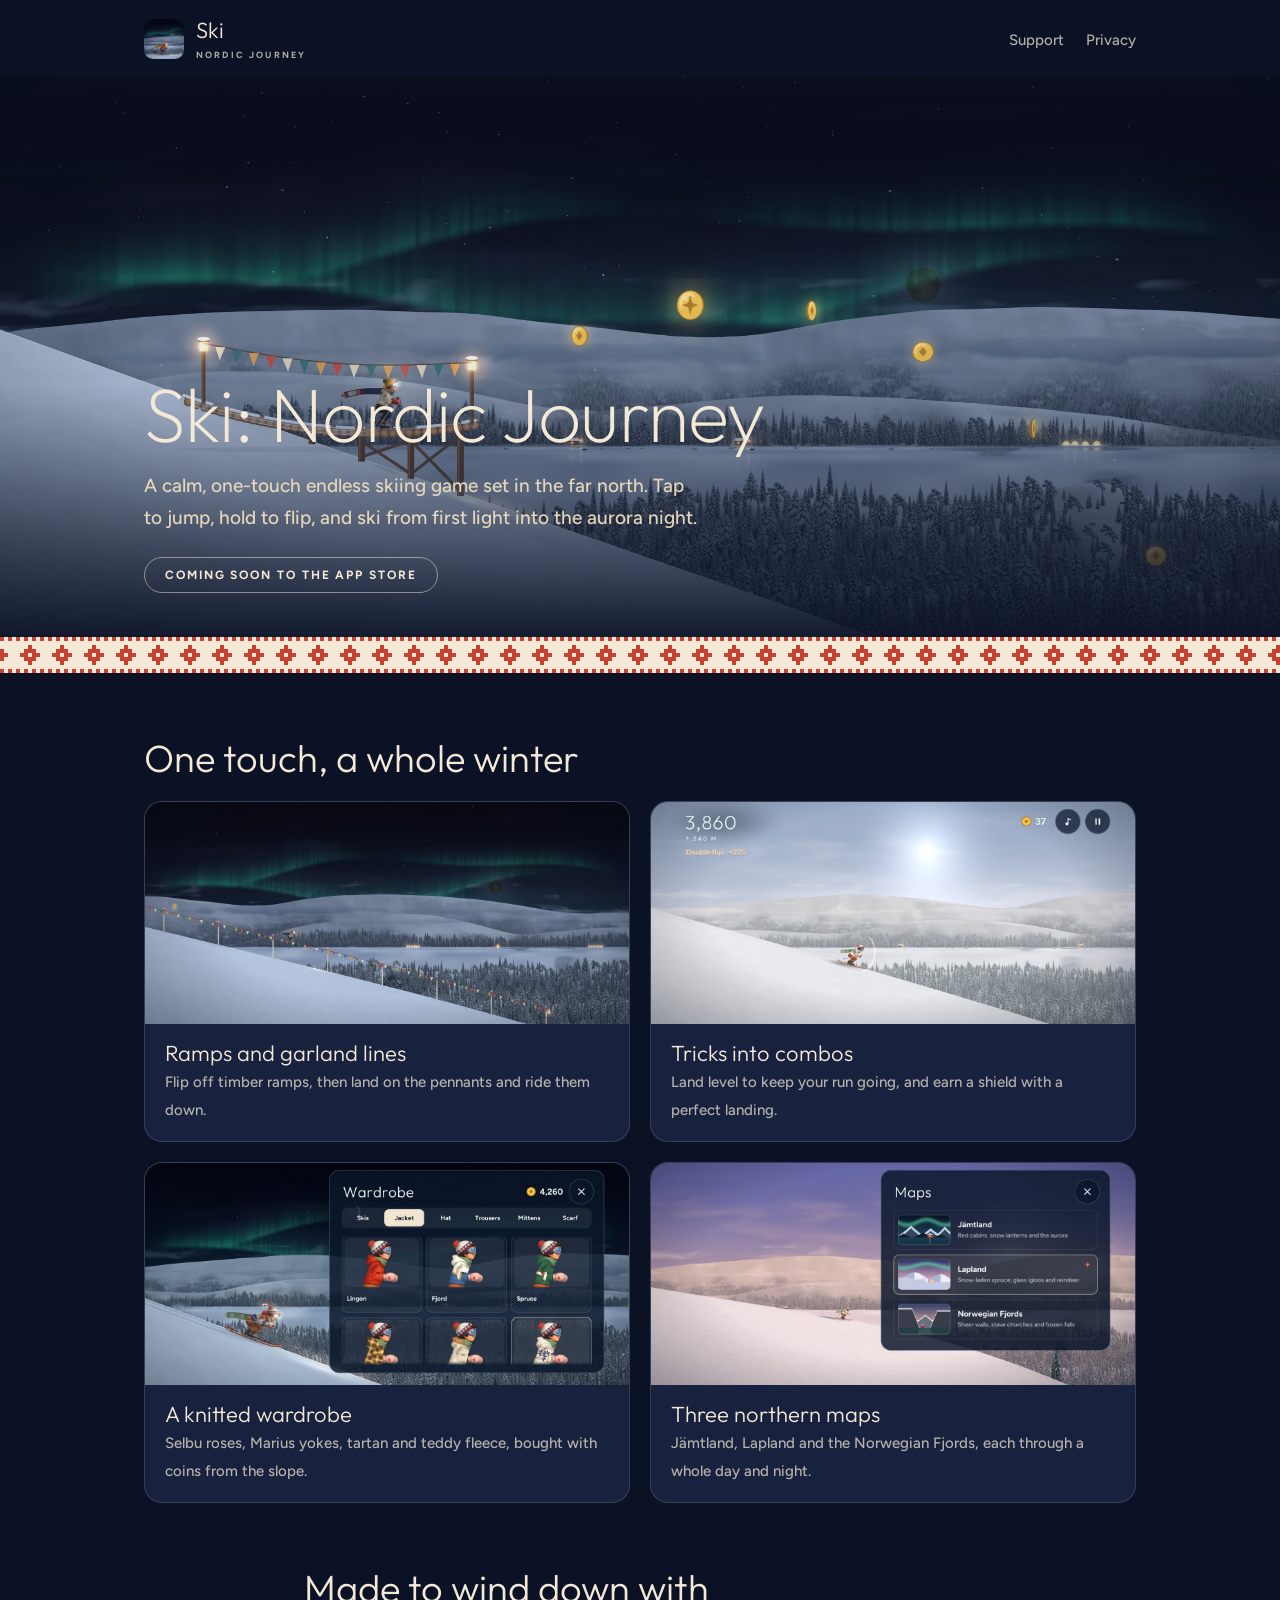
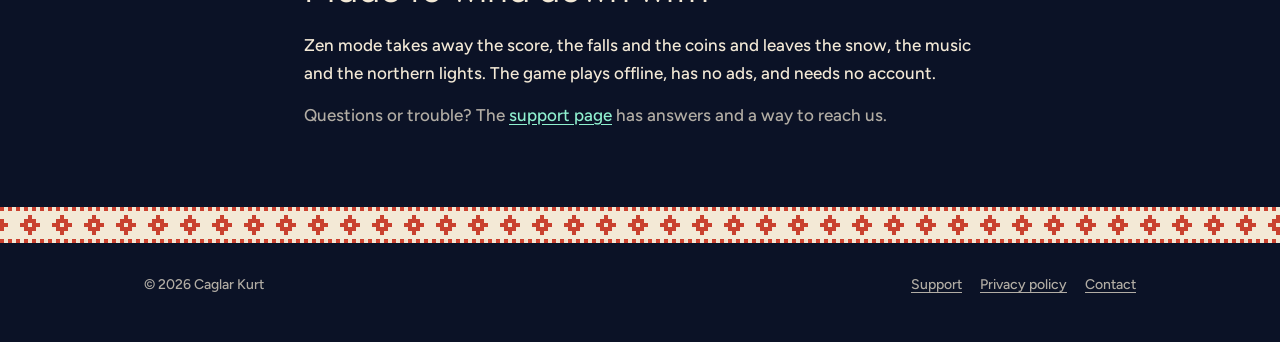
<file: index.html>
<!doctype html>
<html lang="en">
<head>
<meta charset="utf-8">
<meta name="viewport" content="width=device-width, initial-scale=1">
<title>Ski: Nordic Journey</title>
<meta name="description" content="A calm, one-touch endless skiing game set in the far north, for iPhone and iPad.">
<meta name="theme-color" content="#0b1226">
<link rel="icon" href="assets/icon.png">
<link rel="apple-touch-icon" href="assets/icon.png">
<link rel="stylesheet" href="assets/site.css">
</head>
<body>
<div class="wrap">
  <header class="bar">
    <a class="brand" href=""><img src="assets/icon.png" alt=""><span><b>Ski</b><small>NORDIC JOURNEY</small></span></a>
    <nav><a href="support/">Support</a><a href="privacy/">Privacy</a></nav>
  </header>
</div>
<main>
<div class="hero">
  <div class="wrap">
    <h1>Ski: Nordic Journey</h1>
    <p class="lede">A calm, one-touch endless skiing game set in the far north. Tap to jump, hold to flip, and ski from first light into the aurora night.</p>
    <span class="soon">Coming soon to the App Store</span>
  </div>
</div>
<div class="knit" role="presentation"></div>
<section>
  <div class="wrap">
    <h2>One touch, a whole winter</h2>
    <div class="shots">
      <figure><img src="assets/shot-garland.jpg" alt="The skier sliding down a line of pennants at night" loading="lazy"><figcaption><b>Ramps and garland lines</b><span>Flip off timber ramps, then land on the pennants and ride them down.</span></figcaption></figure>
      <figure><img src="assets/shot-run.jpg" alt="A run in daylight with the score in the corner" loading="lazy"><figcaption><b>Tricks into combos</b><span>Land level to keep your run going, and earn a shield with a perfect landing.</span></figcaption></figure>
      <figure><img src="assets/shot-wardrobe.jpg" alt="The wardrobe, showing knitted jackets" loading="lazy"><figcaption><b>A knitted wardrobe</b><span>Selbu roses, Marius yokes, tartan and teddy fleece, bought with coins from the slope.</span></figcaption></figure>
      <figure><img src="assets/shot-maps.jpg" alt="The maps sheet listing three landscapes" loading="lazy"><figcaption><b>Three northern maps</b><span>J&auml;mtland, Lapland and the Norwegian Fjords, each through a whole day and night.</span></figcaption></figure>
    </div>
  </div>
</section>
<section style="padding-top:0">
  <div class="wrap narrow">
    <h2>Made to wind down with</h2>
    <p>Zen mode takes away the score, the falls and the coins and leaves the snow, the music and the northern lights. The game plays offline, has no ads, and needs no account.</p>
    <p class="muted">Questions or trouble? The <a href="support/">support page</a> has answers and a way to reach us.</p>
  </div>
</section>
</main>
<div class="knit" role="presentation"></div>
<footer>
  <div class="wrap">
    <span>&copy; 2026 Caglar Kurt</span>
    <span><a href="support/">Support</a><a href="privacy/">Privacy policy</a><a href="mailto:kurtcaglar777@gmail.com">Contact</a></span>
  </div>
</footer>
</body>
</html>
</file>
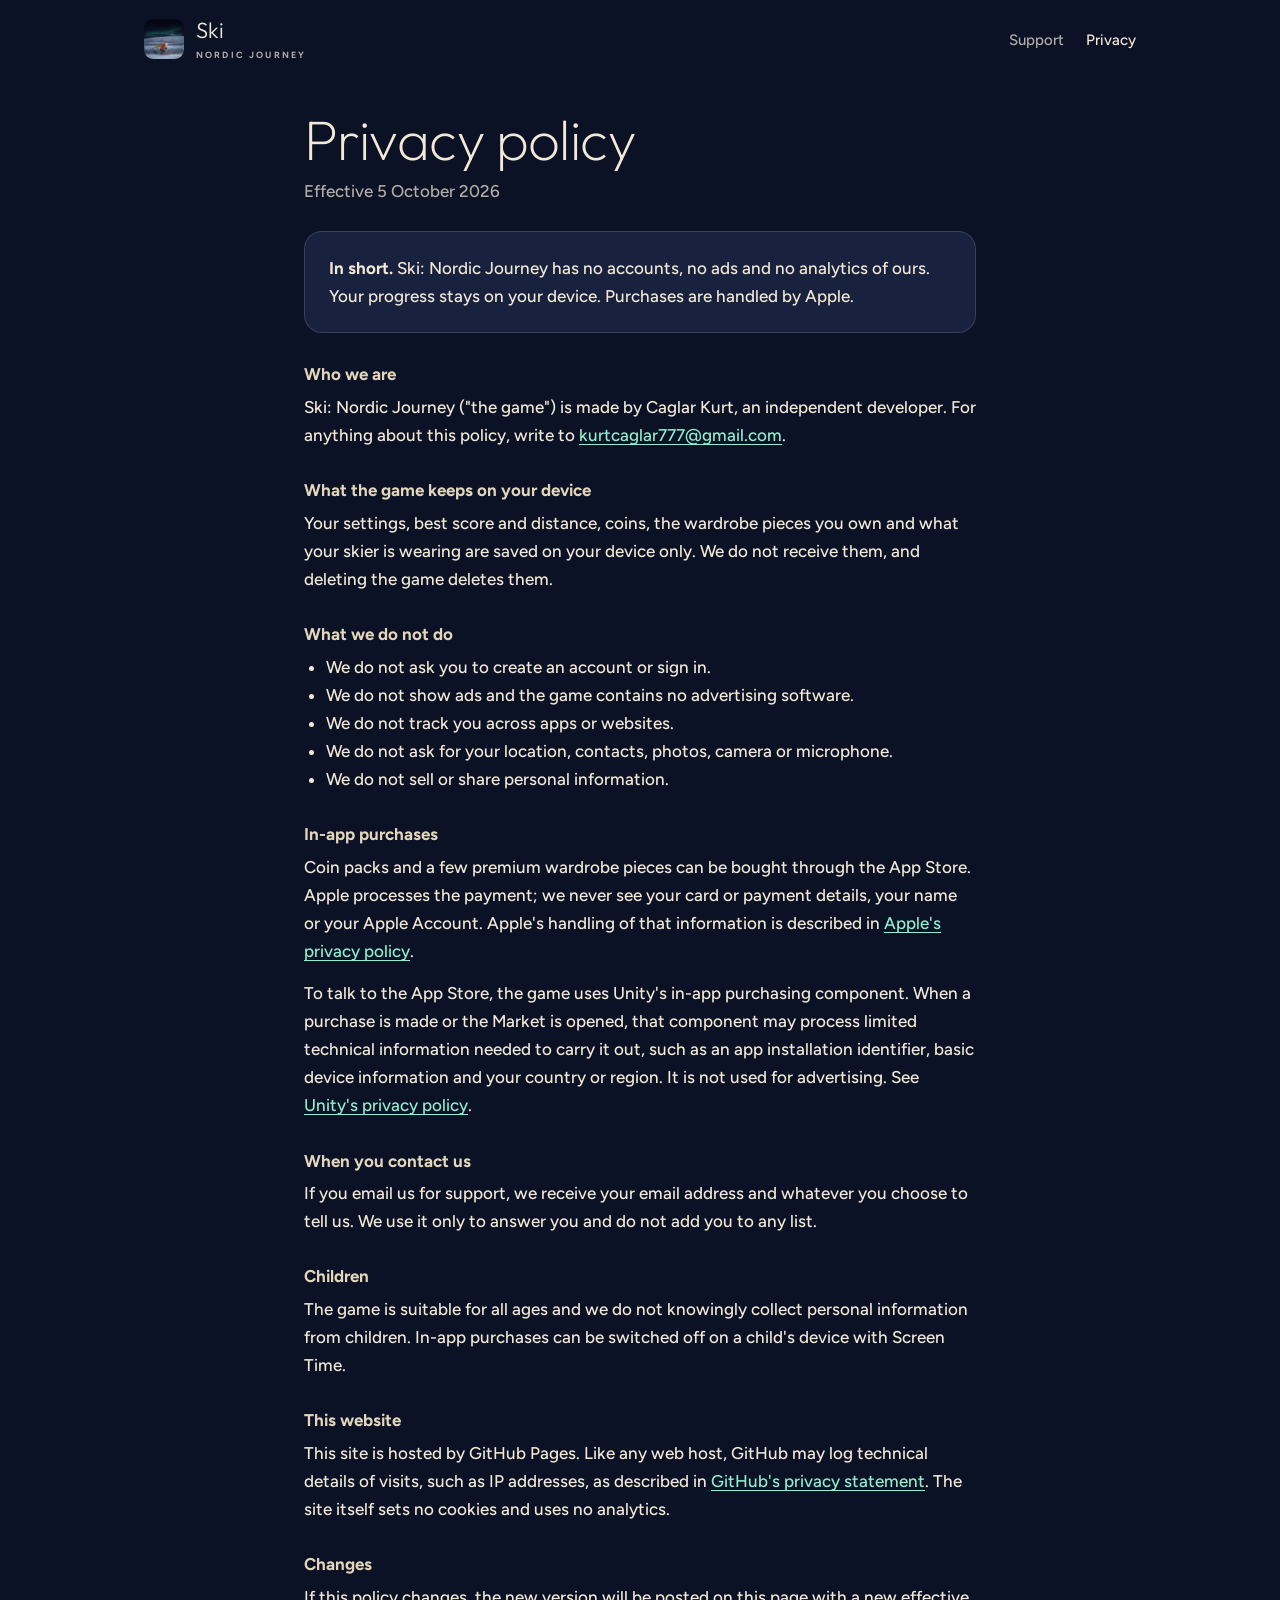
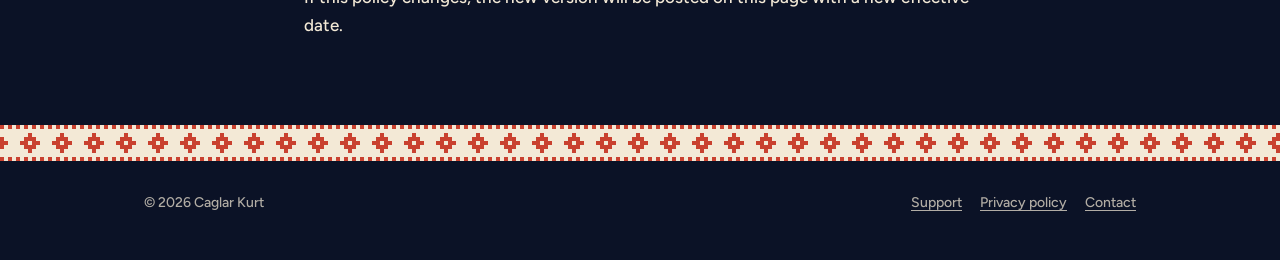
<file: privacy/index.html>
<!doctype html>
<html lang="en">
<head>
<meta charset="utf-8">
<meta name="viewport" content="width=device-width, initial-scale=1">
<title>Privacy policy · Ski: Nordic Journey</title>
<meta name="description" content="What Ski: Nordic Journey does and does not do with your data.">
<meta name="theme-color" content="#0b1226">
<link rel="icon" href="../assets/icon.png">
<link rel="apple-touch-icon" href="../assets/icon.png">
<link rel="stylesheet" href="../assets/site.css">
</head>
<body>
<div class="wrap">
  <header class="bar">
    <a class="brand" href="../"><img src="../assets/icon.png" alt=""><span><b>Ski</b><small>NORDIC JOURNEY</small></span></a>
    <nav><a href="../support/">Support</a><a href="../privacy/" aria-current="page">Privacy</a></nav>
  </header>
</div>
<main class="page">
<div class="wrap narrow">
  <h1>Privacy policy</h1>
  <p class="muted">Effective 5 October 2026</p>
  <div class="card">
    <p><b>In short.</b> Ski: Nordic Journey has no accounts, no ads and no analytics of ours. Your progress stays on your device. Purchases are handled by Apple.</p>
  </div>

  <h3>Who we are</h3>
  <p>Ski: Nordic Journey ("the game") is made by Caglar Kurt, an independent developer. For anything about this policy, write to <a href="mailto:kurtcaglar777@gmail.com">kurtcaglar777@gmail.com</a>.</p>

  <h3>What the game keeps on your device</h3>
  <p>Your settings, best score and distance, coins, the wardrobe pieces you own and what your skier is wearing are saved on your device only. We do not receive them, and deleting the game deletes them.</p>

  <h3>What we do not do</h3>
  <ul>
    <li>We do not ask you to create an account or sign in.</li>
    <li>We do not show ads and the game contains no advertising software.</li>
    <li>We do not track you across apps or websites.</li>
    <li>We do not ask for your location, contacts, photos, camera or microphone.</li>
    <li>We do not sell or share personal information.</li>
  </ul>

  <h3>In-app purchases</h3>
  <p>Coin packs and a few premium wardrobe pieces can be bought through the App Store. Apple processes the payment; we never see your card or payment details, your name or your Apple Account. Apple's handling of that information is described in <a href="https://www.apple.com/legal/privacy/">Apple's privacy policy</a>.</p>
  <p>To talk to the App Store, the game uses Unity's in-app purchasing component. When a purchase is made or the Market is opened, that component may process limited technical information needed to carry it out, such as an app installation identifier, basic device information and your country or region. It is not used for advertising. See <a href="https://unity.com/legal/privacy-policy">Unity's privacy policy</a>.</p>

  <h3>When you contact us</h3>
  <p>If you email us for support, we receive your email address and whatever you choose to tell us. We use it only to answer you and do not add you to any list.</p>

  <h3>Children</h3>
  <p>The game is suitable for all ages and we do not knowingly collect personal information from children. In-app purchases can be switched off on a child's device with Screen Time.</p>

  <h3>This website</h3>
  <p>This site is hosted by GitHub Pages. Like any web host, GitHub may log technical details of visits, such as IP addresses, as described in <a href="https://docs.github.com/en/site-policy/privacy-policies/github-general-privacy-statement">GitHub's privacy statement</a>. The site itself sets no cookies and uses no analytics.</p>

  <h3>Changes</h3>
  <p>If this policy changes, the new version will be posted on this page with a new effective date.</p>
</div>
</main>
<div class="knit" role="presentation"></div>
<footer>
  <div class="wrap">
    <span>&copy; 2026 Caglar Kurt</span>
    <span><a href="../support/">Support</a><a href="../privacy/">Privacy policy</a><a href="mailto:kurtcaglar777@gmail.com">Contact</a></span>
  </div>
</footer>
</body>
</html>
</file>
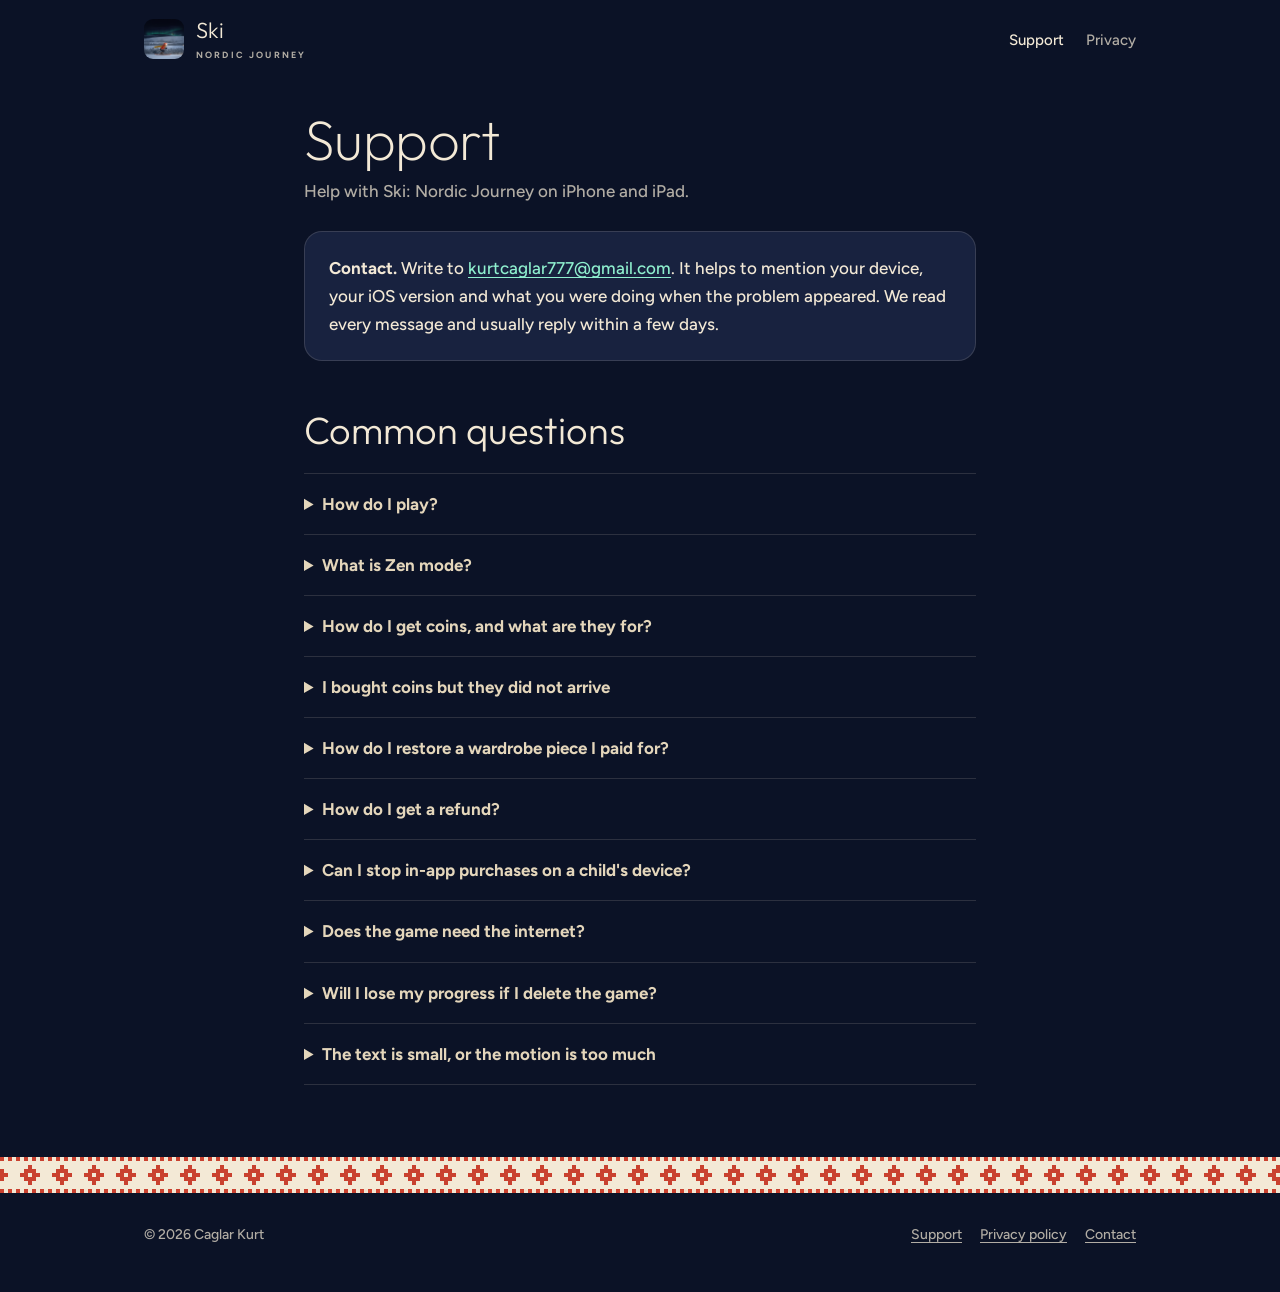
<file: support/index.html>
<!doctype html>
<html lang="en">
<head>
<meta charset="utf-8">
<meta name="viewport" content="width=device-width, initial-scale=1">
<title>Support · Ski: Nordic Journey</title>
<meta name="description" content="Help, answers and contact for Ski: Nordic Journey.">
<meta name="theme-color" content="#0b1226">
<link rel="icon" href="../assets/icon.png">
<link rel="apple-touch-icon" href="../assets/icon.png">
<link rel="stylesheet" href="../assets/site.css">
</head>
<body>
<div class="wrap">
  <header class="bar">
    <a class="brand" href="../"><img src="../assets/icon.png" alt=""><span><b>Ski</b><small>NORDIC JOURNEY</small></span></a>
    <nav><a href="../support/" aria-current="page">Support</a><a href="../privacy/">Privacy</a></nav>
  </header>
</div>
<main class="page">
<div class="wrap narrow">
  <h1>Support</h1>
  <p class="muted">Help with Ski: Nordic Journey on iPhone and iPad.</p>
  <div class="card">
    <p><b>Contact.</b> Write to <a href="mailto:kurtcaglar777@gmail.com?subject=Ski%3A%20Nordic%20Journey">kurtcaglar777@gmail.com</a>. It helps to mention your device, your iOS version and what you were doing when the problem appeared. We read every message and usually reply within a few days.</p>
  </div>

  <h2 style="margin-top:48px">Common questions</h2>
  <details><summary>How do I play?</summary><p>Tap anywhere to start a run and tap to jump. Hold right after a jump to go higher, and keep holding in the air to backflip. Let go before you land so the skis line up with the slope. Coming down on top of a rock bounces you off it; running into one is a fall.</p></details>
  <details><summary>What is Zen mode?</summary><p>Zen mode has no score, no falls and no coins: you simply ski through the day and the aurora night. Turn it on under Settings &rarr; Zen mode.</p></details>
  <details><summary>How do I get coins, and what are they for?</summary><p>Coins hang along jumps and garland lines in Ride. They pay for wardrobe pieces. If you would rather not wait, the Market on the home screen sells packs of coins as optional in-app purchases.</p></details>
  <details><summary>I bought coins but they did not arrive</summary><p>Coins are added as soon as the App Store confirms the purchase. If the app closed in the middle, open it again while online: an unfinished purchase is delivered at launch. If they still have not arrived, write to us with the date of the purchase and we will sort it out.</p></details>
  <details><summary>How do I restore a wardrobe piece I paid for?</summary><p>A few premium wardrobe pieces are bought once with real money. On a new device, or after reinstalling, open Settings and tap <b>Restore purchases</b> while signed in with the same Apple Account. Coin packs are used up when bought and cannot be restored.</p></details>
  <details><summary>How do I get a refund?</summary><p>Purchases are handled by Apple. You can ask for a refund at <a href="https://reportaproblem.apple.com">reportaproblem.apple.com</a>.</p></details>
  <details><summary>Can I stop in-app purchases on a child's device?</summary><p>Yes. On the device go to Settings &rarr; Screen Time &rarr; Content &amp; Privacy Restrictions &rarr; iTunes &amp; App Store Purchases and set In-app Purchases to Don't Allow.</p></details>
  <details><summary>Does the game need the internet?</summary><p>No. Only the Market and Restore purchases need a connection.</p></details>
  <details><summary>Will I lose my progress if I delete the game?</summary><p>Your best score, coins and settings are kept on your device, so deleting the game removes them. Premium wardrobe pieces bought with real money can be restored; coins and pieces bought with coins cannot.</p></details>
  <details><summary>The text is small, or the motion is too much</summary><p>Settings has <b>Larger text</b> and <b>Reduce motion</b>, along with separate switches for sound effects, music and haptics.</p></details>
</div>
</main>
<div class="knit" role="presentation"></div>
<footer>
  <div class="wrap">
    <span>&copy; 2026 Caglar Kurt</span>
    <span><a href="../support/">Support</a><a href="../privacy/">Privacy policy</a><a href="mailto:kurtcaglar777@gmail.com">Contact</a></span>
  </div>
</footer>
</body>
</html>
</file>
<file: assets/site.css>
@font-face { font-family: "Outfit"; font-weight: 200; src: url("Outfit-ExtraLight.ttf") format("truetype"); font-display: swap; }
@font-face { font-family: "Outfit"; font-weight: 300; src: url("Outfit-Light.ttf") format("truetype"); font-display: swap; }
@font-face { font-family: "Figtree"; font-weight: 500; src: url("Figtree-Medium.ttf") format("truetype"); font-display: swap; }
@font-face { font-family: "Figtree"; font-weight: 700; src: url("Figtree-Bold.ttf") format("truetype"); font-display: swap; }

:root {
  --night: #0b1226; --dusk: #141d3a; --card: #18223f; --rule: rgba(243, 233, 214, 0.14);
  --cream: #f3e9d6; --oat: #e4d6bb; --soft: rgba(243, 233, 214, 0.72); --lingon: #c9412f; --aurora: #8ff0cf;
}
* { box-sizing: border-box; }
html { -webkit-text-size-adjust: 100%; }
body { margin: 0; background: var(--night); color: var(--cream); font: 500 17px/1.65 "Figtree", system-ui, sans-serif; }
a { color: var(--aurora); text-underline-offset: 3px; }
a:hover { color: var(--cream); }
img { max-width: 100%; display: block; }
.wrap { max-width: 1040px; margin: 0 auto; padding: 0 24px; }
.narrow { max-width: 720px; }

header.bar { display: flex; align-items: center; justify-content: space-between; gap: 16px; padding: 18px 0; }
.brand { display: flex; align-items: center; gap: 12px; color: var(--cream); text-decoration: none; }
.brand img { width: 40px; height: 40px; border-radius: 9px; }
.brand b { font: 300 22px/1 "Outfit", sans-serif; letter-spacing: 0.01em; }
.brand small { display: block; margin-top: 4px; font: 700 9px/1 "Figtree", sans-serif; letter-spacing: 0.24em; color: var(--soft); }
nav a { margin-left: 22px; color: var(--soft); text-decoration: none; font-size: 15px; }
nav a:hover, nav a[aria-current] { color: var(--cream); }

.knit { height: 36px; background: url("knit.svg") repeat-x center / auto 36px; image-rendering: pixelated; }

.hero { position: relative; min-height: 560px; display: flex; align-items: flex-end; background: var(--dusk) url("hero.jpg") center / cover no-repeat; }
.hero::before { content: ""; position: absolute; inset: 0; background: linear-gradient(180deg, rgba(11, 18, 38, 0.55) 0%, rgba(11, 18, 38, 0) 34%, rgba(11, 18, 38, 0.1) 55%, rgba(11, 18, 38, 0.94) 100%); }
.hero .wrap { position: relative; width: 100%; padding-bottom: 44px; }
h1 { margin: 0; font: 200 clamp(40px, 7vw, 76px)/1.04 "Outfit", sans-serif; letter-spacing: -0.01em; }
.lede { max-width: 560px; margin: 16px 0 0; font-size: 19px; color: var(--oat); }
.soon { display: inline-block; margin-top: 24px; padding: 11px 20px; border: 1px solid rgba(243, 233, 214, 0.5); border-radius: 999px; font: 700 12px/1 "Figtree", sans-serif; letter-spacing: 0.16em; text-transform: uppercase; }

section { padding: 64px 0; }
h2 { margin: 0 0 20px; font: 300 clamp(28px, 4vw, 38px)/1.15 "Outfit", sans-serif; }
h3 { margin: 30px 0 6px; font: 700 17px/1.4 "Figtree", sans-serif; color: var(--oat); }
p, ul { margin: 0 0 14px; }
ul { padding-left: 22px; }
.muted { color: var(--soft); }

.shots { display: grid; grid-template-columns: repeat(2, 1fr); gap: 20px; }
.shots figure { margin: 0; background: var(--card); border: 1px solid var(--rule); border-radius: 18px; overflow: hidden; }
.shots figcaption { padding: 16px 20px 18px; }
.shots figcaption b { display: block; font: 300 22px/1.2 "Outfit", sans-serif; }
.shots figcaption span { color: var(--soft); font-size: 15px; }

.page { padding: 34px 0 72px; }
.page h1 { font-size: clamp(36px, 6vw, 56px); margin-bottom: 8px; }
.card { margin-top: 26px; padding: 22px 24px; background: var(--card); border: 1px solid var(--rule); border-radius: 18px; }
.card p:last-child { margin-bottom: 0; }
details { border-top: 1px solid var(--rule); padding: 16px 0; }
details:last-of-type { border-bottom: 1px solid var(--rule); }
summary { cursor: pointer; font-weight: 700; color: var(--oat); }
details p { margin: 10px 0 0; color: var(--soft); }

footer { padding: 30px 0 46px; color: var(--soft); font-size: 14px; }
footer .wrap { display: flex; flex-wrap: wrap; justify-content: space-between; gap: 12px; }
footer a { color: var(--soft); margin-left: 18px; }
footer a:first-child { margin-left: 0; }

@media (max-width: 700px) {
  body { font-size: 16px; }
  .wrap { padding: 0 16px; }
  .shots { grid-template-columns: 1fr; }
  .hero { min-height: 480px; }
  nav a { margin-left: 14px; }
  .brand small { display: none; }
}
</file>
